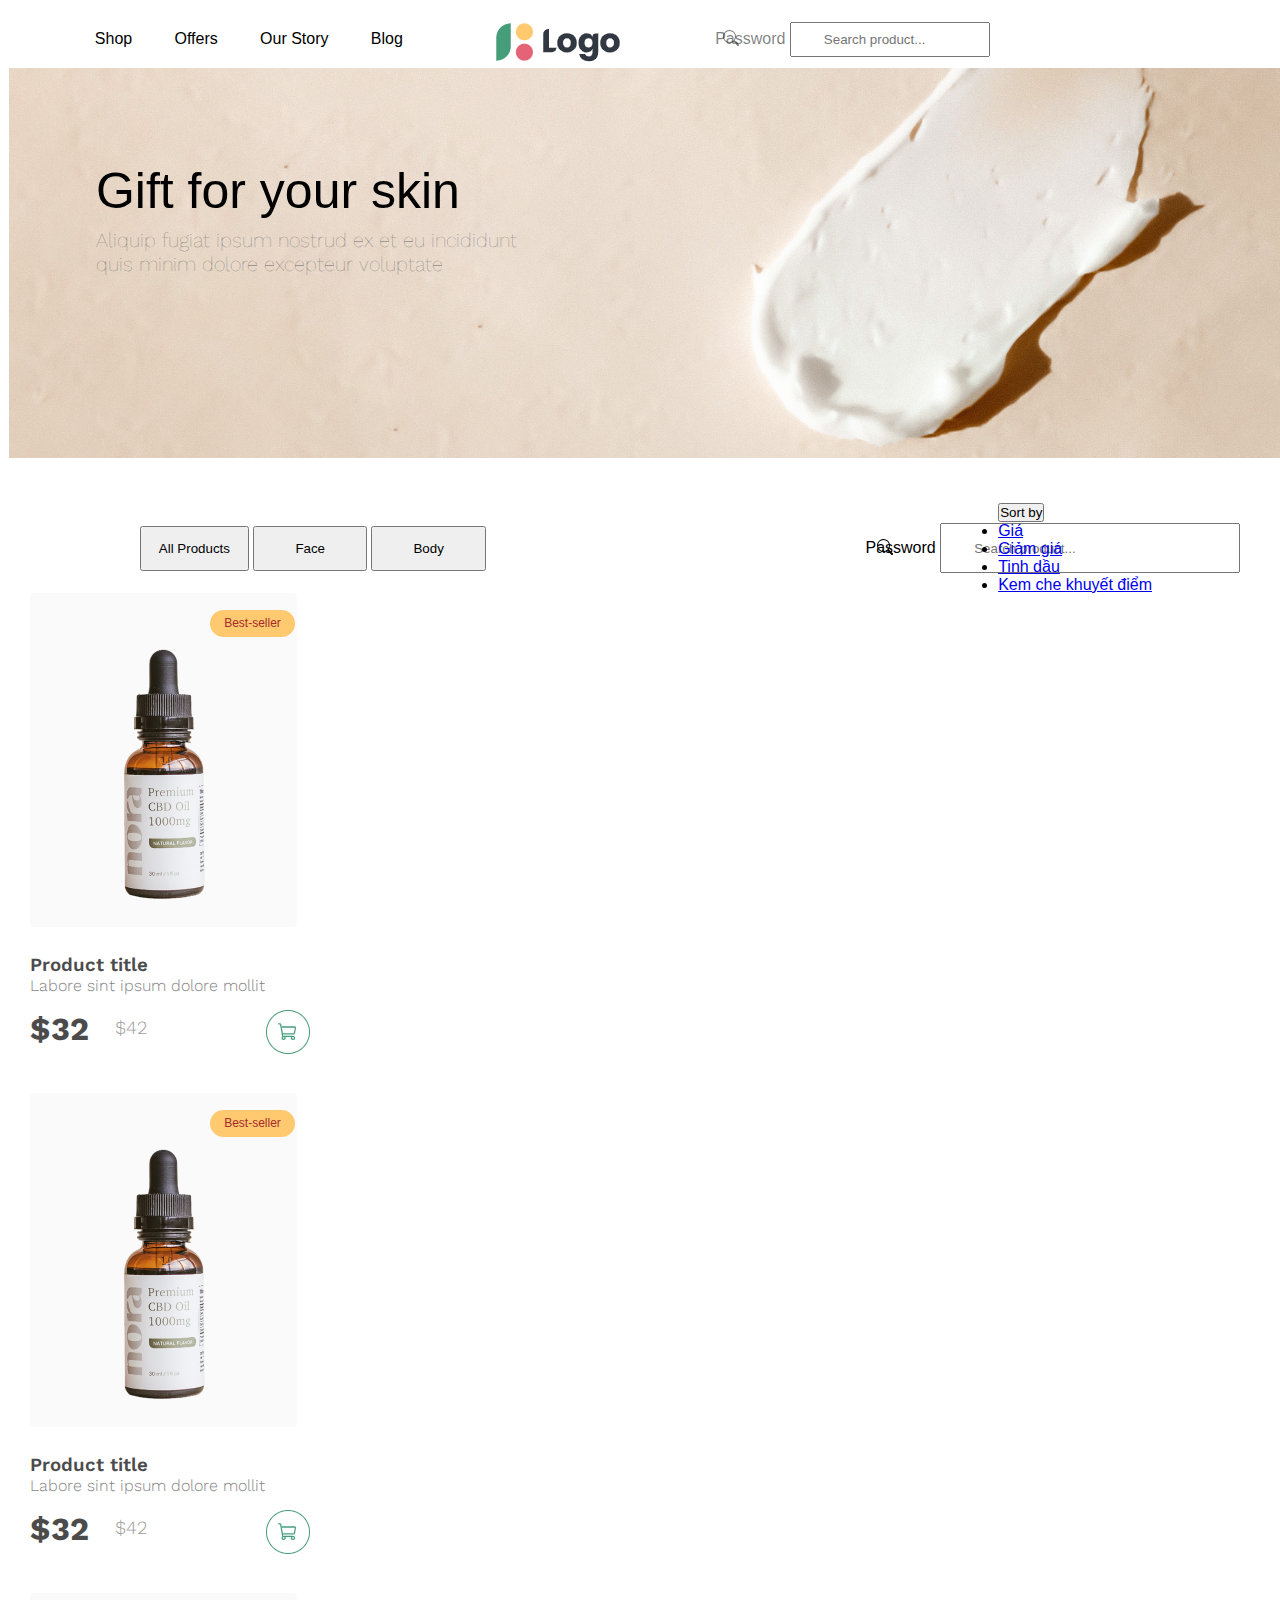
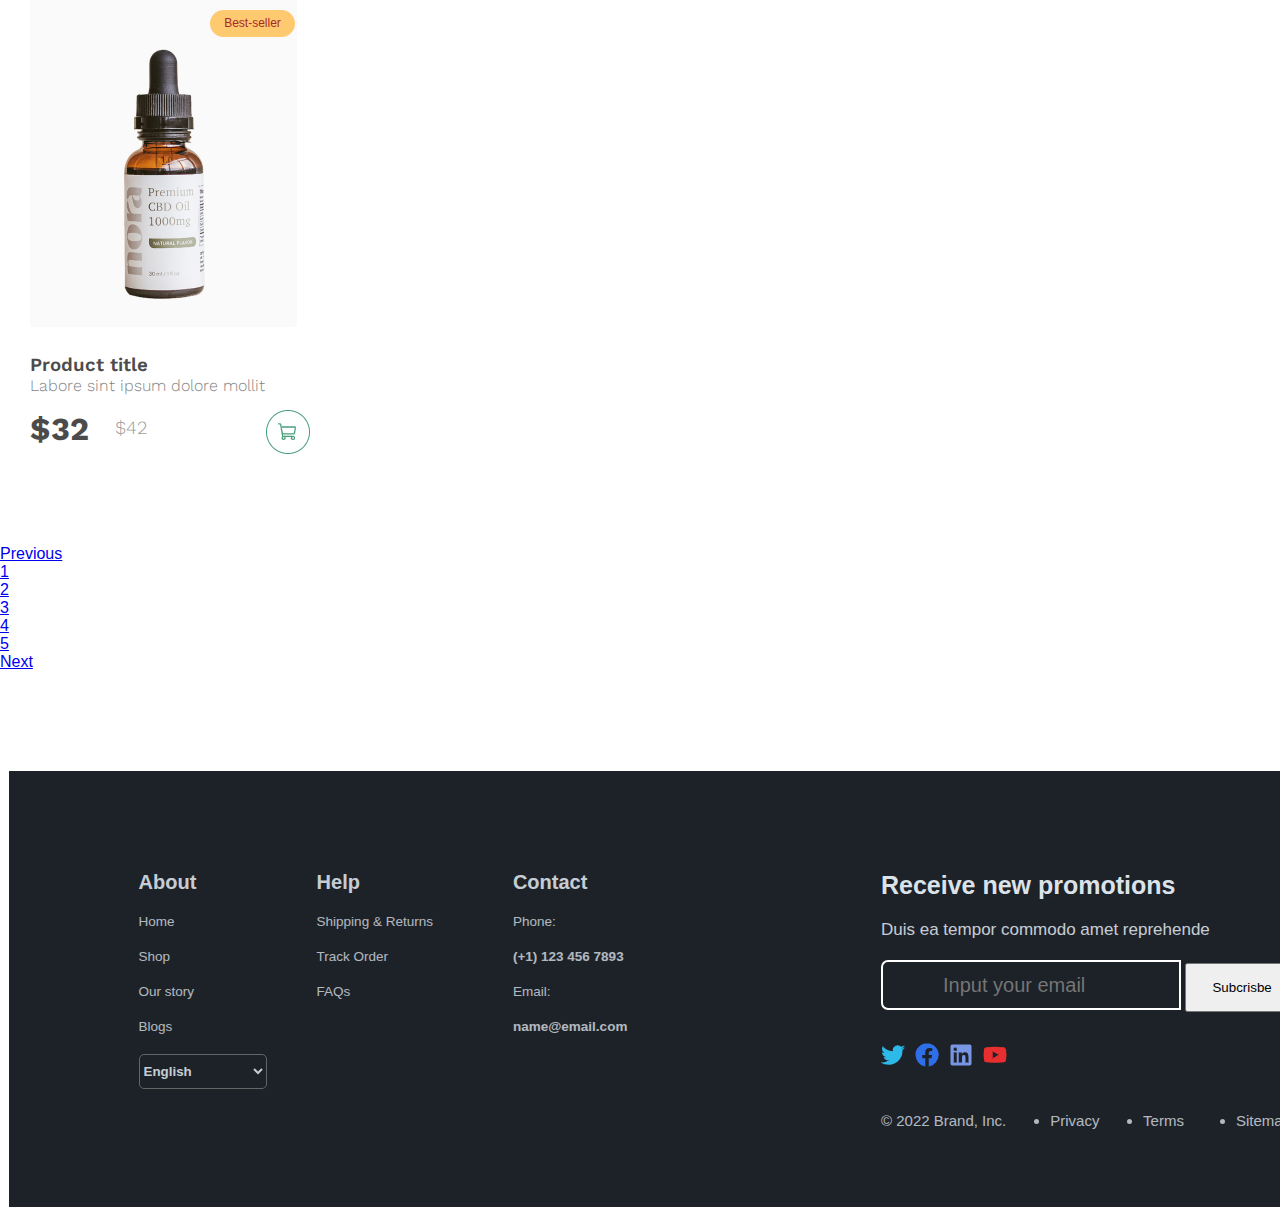
<file: index.html>
<!DOCTYPE html>
<html lang="en">

<head>
    <meta charset="UTF-8">
    <meta http-equiv="X-UA-Compatible" content="IE=edge">
    <meta name="viewport" content="width=device-width, initial-scale=1.0">
    <title>SKIN SCARE </title>
    <link rel="stylesheet" href="css\style.css">
    <link rel="preconnect" href="https://fonts.googleapis.com">
    <link rel="preconnect" href="https://fonts.gstatic.com" crossorigin>
    <link href="https://fonts.googleapis.com/css2?family=Work+Sans:wght@500&display=swap" rel="stylesheet">
    <link rel="stylesheet" href="https://cdnjs.cloudflare.com/ajax/libs/font-awesome/6.3.0/css/all.min.css"
        integrity="sha512-SzlrxWUlpfuzQ+pcUCosxcglQRNAq/DZjVsC0lE40xsADsfeQoEypE+enwcOiGjk/bSuGGKHEyjSoQ1zVisanQ=="
        crossorigin="anonymous" referrerpolicy="no-referrer" />
    <link href="https://cdn.jsdelivr.net/npm/bootstrap@5.1.3/dist/css/bootstrap.min.css" rel="stylesheet"
        integrity="sha384-1BmE4kWBq78iYhFldvKuhfTAU6auU8tT94WrHftjDbrCEXSU1oBoqyl2QvZ6jIW3" crossorigin="anonymous">


<body>
    <div id="menu-container">
        <div id="left">
            <div class="text-center text-danger display-7 mark text-uppercase font-weight-bolder">Shop
            </div>
            <div class="text-center text-danger display-7 mark text-uppercase font-weight-bolder">Offers
            </div>
            <div class="text-center text-danger display-7 mark text-uppercase font-weight-bold"> Our Story</div>
            <div class="text-center text-danger display-7 mark text-uppercase font-weight-bold">Blog</div>
        </div>


        <div id="center">
            <img src="img/logo.png" alt="">
        </div>
        <div id="right">
            <div class="rightitem">
                <!-- <input class="input1" type="text" name="search" placeholder="Search product...">
                <i class="fa-solid fa-magnifying-glass icon"></i> -->
                <div class="col-auto">
                    <label for="inputPassword2" class="visually-hidden">Password</label>
                    <input type="password" style="padding: 0 32px;" class="form-control" id="inputPassword2"
                        placeholder="Search product...">
                    <svg xmlns="http://www.w3.org/2000/svg" width="16" height="16" fill="currentColor"
                        class="bibi-search" viewBox="0 0 16 16">
                        <path
                            d="M11.742 10.344a6.5 6.5 0 1 0-1.397 1.398h-.001c.03.04.062.078.098.115l3.85 3.85a1 1 0 0 0 1.415-1.414l-3.85-3.85a1.007 1.007 0 0 0-.115-.1zM12 6.5a5.5 5.5 0 1 1-11 0 5.5 5.5 0 0 1 11 0z" />
                    </svg>
                </div>

            </div>
            <div class="icon-right">
                <i style="padding: 0 8px;" class="fa-regular fa-user icon-user"></i>
                <i style="padding: 0 8px;" class="fa-solid fa-cart-shopping icon-cart"></i>
            </div>




        </div>

    </div>
    <div id="menu2">

        <div class="text-banner">
            <p class=" fw-bold text-danger text-uppercase font-weight-bolder" style="font-size: 50px;">Gift for your
                skin</p>
            </h1>
            <h3 class="h3 text-success text-uppercase font-weight-bolder">Aliquip fugiat ipsum nostrud ex et eu
                incididunt
                <br>quis minim dolore excepteur voluptate
            </h3>
        </div>
    </div>
    </div>
    </div>
    <div id="menu-container2">

        <!-- <div class="left2">
            <div class="leftitem2">All Products</div>
            <div class="leftitem2">Face</div>
            <div class="leftitem2">Body</div>
        </div> -->

        <div class="btn-group" role="group" aria-label="Basic mixed styles example">
            <button type="button" class="btn btn-success btn-lg" style="padding: 13px 17px;">All Products</button>
            <button type="button" class="btn btn-outline-success btn-lg " style="padding: 13px 40px;">Face</button>
            <button type="button" class="btn btn-outline-success btn-lg" style="padding: 13px 40px;">Body</button>
        </div>



        <!-- <div class=" right2">
                <div class="rightitem2">
                    <input class="input2" type="text" name="search" placeholder="Search product...">
                </div>
                <i class="fa-solid fa-magnifying-glass icon2"></i>
        </div> -->
        <!--  <div class="rightitem3">Sort by</div>
        <i class="fa-solid fa-arrow-up-wide-short icon3"></i> -->
        <div class="col-auto2">
            <label for="inputPassword2" class="visually-hidden">Password</label>
            <input style="padding: 0 32px;" type="password" style="padding: 0 32px;" class="form-control"
                id="inputPassword2" placeholder="Search product...">
            <svg xmlns="http://www.w3.org/2000/svg" width="16" height="16" fill="currentColor" class="bibi-search-2"
                viewBox="0 0 16 16">
                <path
                    d="M11.742 10.344a6.5 6.5 0 1 0-1.397 1.398h-.001c.03.04.062.078.098.115l3.85 3.85a1 1 0 0 0 1.415-1.414l-3.85-3.85a1.007 1.007 0 0 0-.115-.1zM12 6.5a5.5 5.5 0 1 1-11 0 5.5 5.5 0 0 1 11 0z" />
            </svg>
        </div>
        <div class="dropdown">
            <button class="btn btn-warning btn-lg dropdown-toggle" type="button" id="dropdownMenuButton1"
                data-bs-toggle="dropdown" aria-expanded="false">
                Sort by
            </button>
            <ul class="dropdown-menu" aria-labelledby="dropdownMenuButton1">
                <li><a class="dropdown-item" href="#">Giá</a></li>
                <li><a class="dropdown-item" href="#">Giảm giá</a></li>
                <li><a class="dropdown-item" href="#">Tinh dầu</a></li>
                <li><a class="dropdown-item" href="#">Kem che khuyết điểm</a></li>
            </ul>
        </div>
    </div>
    </div>
    <div class="grid">
        <div class="g-col-4">
            <div class="card">
                <img src="img/tinhdau.png" alt="" class="card-image">
                <div class="card-content">
                    <h3 class="card-title">Product title</h3>
                    <h4 class="card-description">Labore sint ipsum dolore mollit</h4>
                </div>
                <div class="card-price">
                    <h1>$32</h1>
                    <h3>$42</h3>
                    <img src="img/cart1.png" alt="">
                    <h4>Best-seller</h4>
                </div>
            </div>
        </div>
        <div class="g-col-4">
            <div class="card">
                <img src="img/tinhdau.png" alt="" class="card-image">
                <div class="card-content">
                    <h3 class="card-title">Product title</h3>
                    <h4 class="card-description">Labore sint ipsum dolore mollit</h4>
                </div>
                <div class="card-price">
                    <h1>$32</h1>
                    <h3>$42</h3>
                    <img src="img/cart1.png" alt="">
                    <h4>Best-seller</h4>
                </div>
            </div>
        </div>
        <div class="g-col-4">
            <div class="card">
                <img src="img/tinhdau.png" alt="" class="card-image">
                <div class="card-content">
                    <h3 class="card-title">Product title</h3>
                    <h4 class="card-description">Labore sint ipsum dolore mollit</h4>
                </div>
                <div class="card-price">
                    <h1>$32</h1>
                    <h3>$42</h3>
                    <img src="img/cart1.png" alt="">
                    <h4>Best-seller</h4>
                </div>
            </div>
        </div>
    </div>

    <!-- <div class="cards">

        <div class="card">
            <img src="img/tinhdau.png" alt="" class="card-image">
            <div class="card-content">
                <h3 class="card-title">Product title</h3>
                <h4 class="card-description">Labore sint ipsum dolore mollit</h4>
            </div>
            <div class="card-price">
                <h1>$32</h1>
                <h3>$42</h3>
                <img src="img/cart1.png" alt="">
                <h4>Best-seller</h4>
            </div>
        </div>
        <div class="card">
            <img src="img/kemtrang.png" alt="" class="card-image">
            <div class="card-content">
                <h3 class="card-title">Product title</h3>
                <h4 class="card-description">Labore sint ipsum dolore mollit</h4>
            </div>
            <div class="card-price">
                <h1>$22</h1>
                <h3>$28</h3>
                <img src="img/cart1.png" alt="">
                <h4>Best-seller</h4>
            </div>
        </div>
        <div class="card">
            <img src="img/tinhdau_hong.png" alt="" class="card-image">
            <div class="card-content">
                <h3 class="card-title">Product title</h3>
                <h4 class="card-description">Labore sint ipsum dolore mollit</h4>
            </div>
            <div class="card-price">
                <h1>$18</h1>
                <h3>$26</h3>
                <img src="img/cart1.png" alt="">
                <h4>Best-seller</h4>
            </div>
        </div>
        <div class="card">
            <img src="img/kem_trang.png" alt="" class="card-image">
            <div class="card-content">
                <h3 class="card-title">Product title</h3>
                <h4 class="card-description">Labore sint ipsum dolore mollit</h4>
            </div>
            <div class="card-price">
                <h1>$48</h1>
                <h3>$56</h3>
                <img src="img/cart1.png" alt="">
                <h4>Best-seller</h4>
            </div>
        </div>
    </div>
    <div class="cards">
        <div class="card">
            <img src="img/kem_hong.png" alt="" class="card-image">
            <div class="card-content">
                <h3 class="card-title">Product title</h3>
                <h4 class="card-description">Labore sint ipsum dolore mollit</h4>
            </div>
            <div class="card-price">
                <h1>$31</h1>
                <h3></h3>
                <img src="img/cart1.png" alt="">
            </div>
        </div>
        <div class="card">
            <img src="img/hop _hong.png" alt="" class="card-image">
            <div class="card-content">
                <h3 class="card-title">Product title</h3>
                <h4 class="card-description">Labore sint ipsum dolore mollit</h4>
            </div>
            <div class="card-price">
                <h1>$40</h1>
                <h3>$48</h3>
                <img src="img/cart1.png" alt="">
                <h4 id="h4-new">New</h4>
            </div>
        </div>
        <div class="card">
            <img src="img/kem_hong2.png" alt="" class="card-image">
            <div class="card-content">
                <h3 class="card-title">Product title</h3>
                <h4 class="card-description">Labore sint ipsum dolore mollit</h4>
            </div>
            <div class="card-price">
                <h1>$26</h1>
                <h3></h3>
                <img src="img/cart1.png" alt="">
            </div>
        </div>
        <div class="card">
            <img src="img/phan_hong.png" alt="" class="card-image">
            <div class="card-content">
                <h3 class="card-title">Product title</h3>
                <h4 class="card-description">Labore sint ipsum dolore mollit</h4>
            </div>
            <div class="card-price">
                <h1>$18</h1>
                <h3></h3>
                <img src="img/cart1.png" alt="">
            </div>
        </div>
    </div>
    <div class="cards">
        <div class="card">
            <img src="img/tinhdau_tron.png" alt="" class="card-image">
            <div class="card-content">
                <h3 class="card-title">Product title</h3>
                <h4 class="card-description">Labore sint ipsum dolore mollit</h4>
            </div>
            <div class="card-price">
                <h1>$52</h1>
                <h3></h3>
                <img src="img/cart1.png" alt="">
                <h4 id="h4-new">New</h4>
            </div>
        </div>
        <div class="card">
            <img src="img/kem_tim.png" alt="" class="card-image">
            <div class="card-content">
                <h3 class="card-title">Product title</h3>
                <h4 class="card-description">Labore sint ipsum dolore mollit</h4>
            </div>
            <div class="card-price">
                <h1>$47</h1>
                <h3>$42</h3>
                <img src="img/cart1.png" alt="">
            </div>
        </div>
        <div class="card">
            <img src="img/kem_tim3.png" alt="" class="card-image">
            <div class="card-content">
                <h3 class="card-title">Product title</h3>
                <h4 class="card-description">Labore sint ipsum dolore mollit</h4>
            </div>
            <div class="card-price">
                <h1>$44</h1>
                <h3></h3>
                <img src="img/cart1.png" alt="">
            </div>
        </div>
        <div class="card">
            <img src="img/tinh_dau_tim.png" alt="" class="card-image">
            <div class="card-content">
                <h3 class="card-title">Product title</h3>
                <h4 class="card-description">Labore sint ipsum dolore mollit</h4>
            </div>
            <div class="card-price">
                <h1>$32</h1>
                <h3>$42</h3>
                <img src="img/cart1.png" alt="">
                <h4 id="h4-new">New</h4>
            </div>
        </div>
    </div> -->

    <!-- <div class="div-page">
        <div class="div-page-center-1">
            <img src="img/previous.png" alt="">
        </div>
        <div class="div-page-center">1</div>
        <div class="div-page-center">2</div>
        <div class="div-page-center">3</div>
        <div class="div-page-center">4</div>
        <div class="div-page-center-1">
            <img src="img/next_to.png" alt="">
        </div>
    </div> -->
    <br><br><br><br>
    <nav aria-label="...">
        <ul class="pagination">
            <li class="page-item disabled">
                <a class="page-link" href="#" tabindex="-1" aria-disabled="true">Previous</a>
            </li>
            <li class="page-item"><a class="page-link" href="#">1</a></li>
            <li class="page-item active" aria-current="page">
                <a class="page-link" href="#">2</a>
            </li>
            <li class="page-item"><a class="page-link" href="#">3</a></li>
            <li class="page-item"><a class="page-link" href="#">4</a></li>
            <li class="page-item"><a class="page-link" href="#">5</a></li>
            <li class="page-item">
                <a class="page-link" href="#">Next</a>
            </li>
        </ul>
    </nav>
    <footer class="footer">
        <div class="footer-left font-weight-bolder text-light">
            <div class="col1">
                <h2 class="text-danger">About</h2>
                <a font-weight-bolder href="">Home</a>
                <a href="">Shop</a>
                <a href="">Our story</a>
                <a href="">Blogs</a>
                <select name="language" id="language-selected">
                    <option value="english">English</option>
                    <option value="english">Vietnamese</option>
                    <option value="english">Spanish</option>
                    <option value="english">Portuguese</option>
                    <option value="english">Japanese</option>
                    <option value="english">Korean</option>
                </select>
            </div>
            <div class="col2">
                <h2 class="text-info">Help</h2>
                <a href="">Shipping & Returns</a>
                <a href="">Track Order</a>
                <a href="">FAQs</a>
            </div>
            <div class="col3">
                <h2 class="text-warning">Contact</h2>
                <a class="mark text-danger text-uppercase font-weight-bold" href="">Phone: </a>
                <a href="">(+1) 123 456 7893</a>
                <a href="">Email: </a>
                <a href="">name@email.com</a>
            </div>
        </div>
        <div class="footer-right">
            <div class="col4">
                <h2 class="text-warning">Receive new promotions</h2>
                <h4>Duis ea tempor commodo amet reprehende</h4>
                <input type="text" class="text-footer" placeholder="Input your email">
                <i class="fa-regular fa-envelope icon-email"></i>
                <!-- <div class="btn-sub">
                    <span>Subcrisbe</span>
                </div> -->
                <button style="padding: 15px 25px;" type="button" class="btn btn-success">Subcrisbe</button>
                <div class="social">
                    <img src="img/Twitter 1.png" alt="">
                    <img src="img/Facebook 1.png" alt="">
                    <img src="img/LinkedIn 1.png" alt="">
                    <img src="img/YouTube 1.png" alt="">
                </div>
                <div class="overight">
                    <p>© 2022 Brand, Inc.</p>
                    <ul>
                        <li>Privacy</li>
                    </ul>
                    <ul>
                        <li>Terms</li>
                    </ul>
                    <ul>
                        <li>Sitemap</li>
                    </ul>
                </div>
            </div>
        </div>
    </footer>
</body>
<script src="https://cdn.jsdelivr.net/npm/bootstrap@5.1.3/dist/js/bootstrap.bundle.min.js"></script>

</html>
</file>
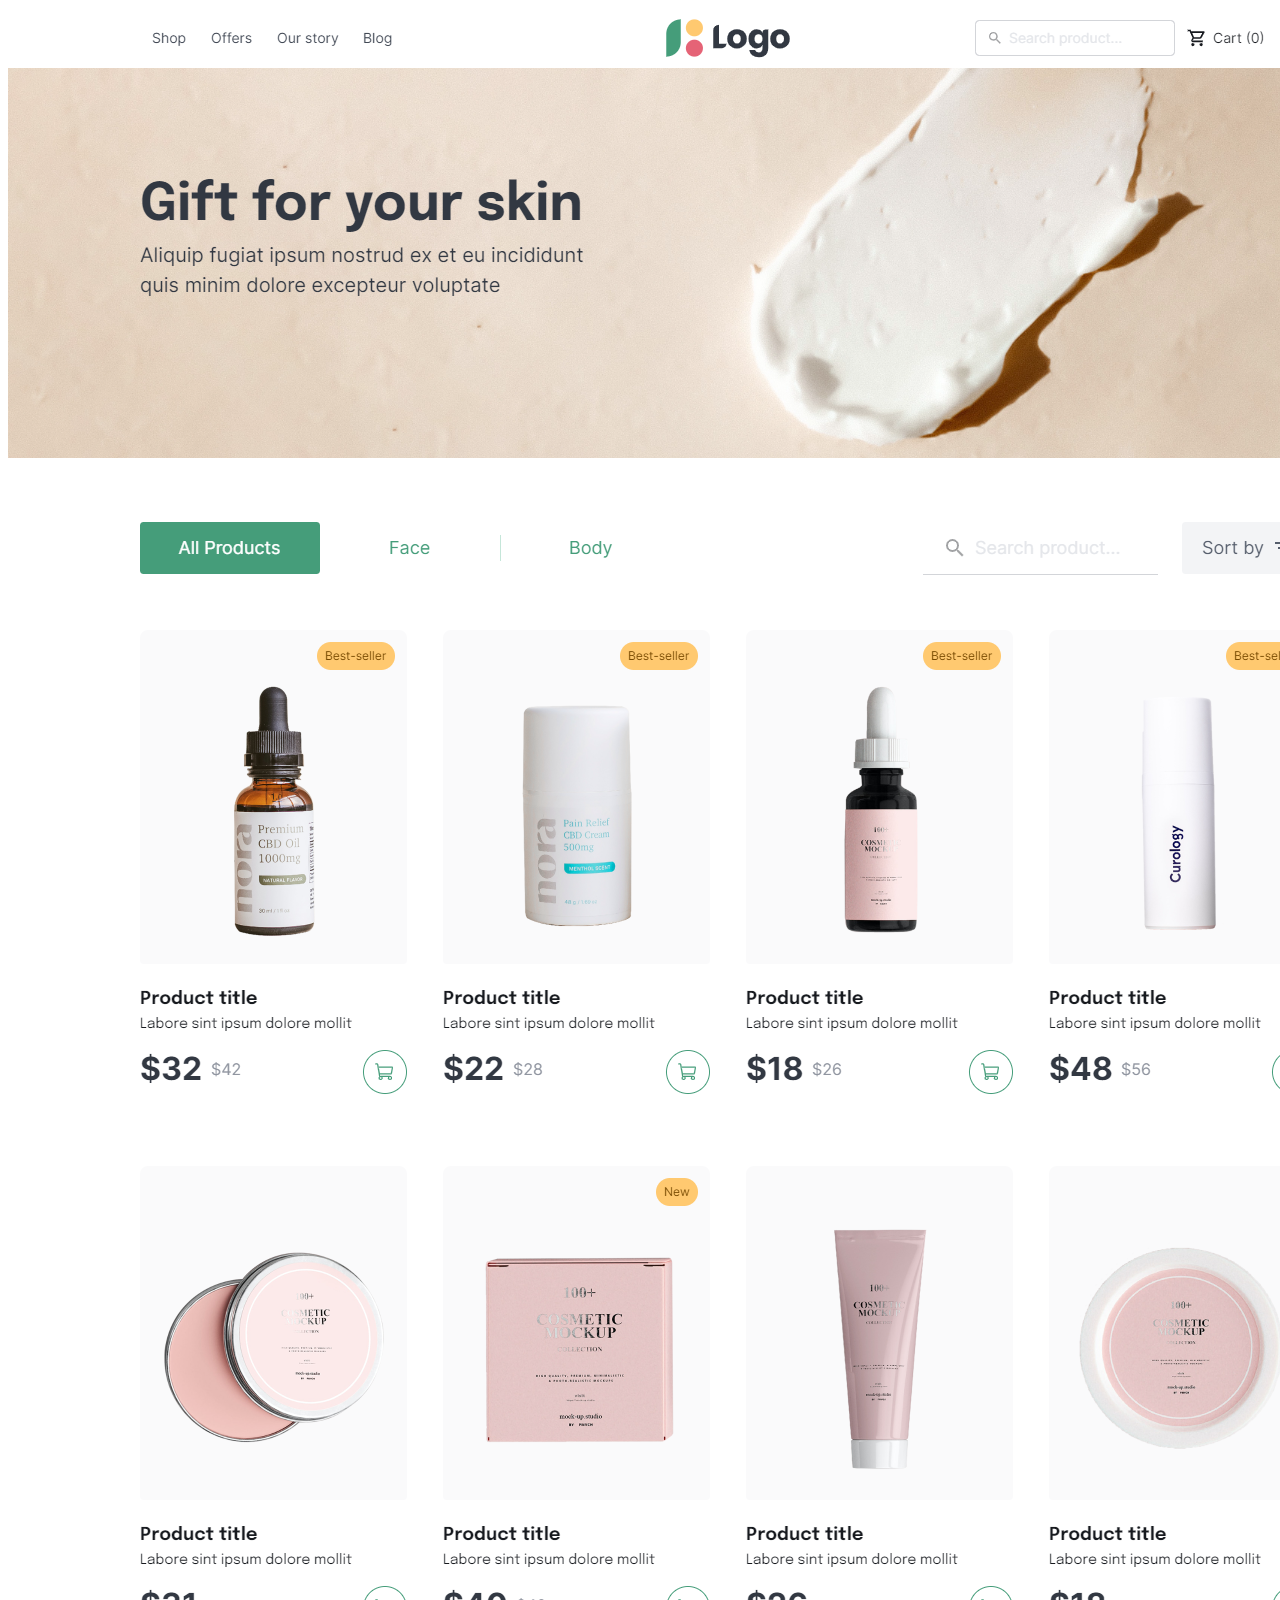
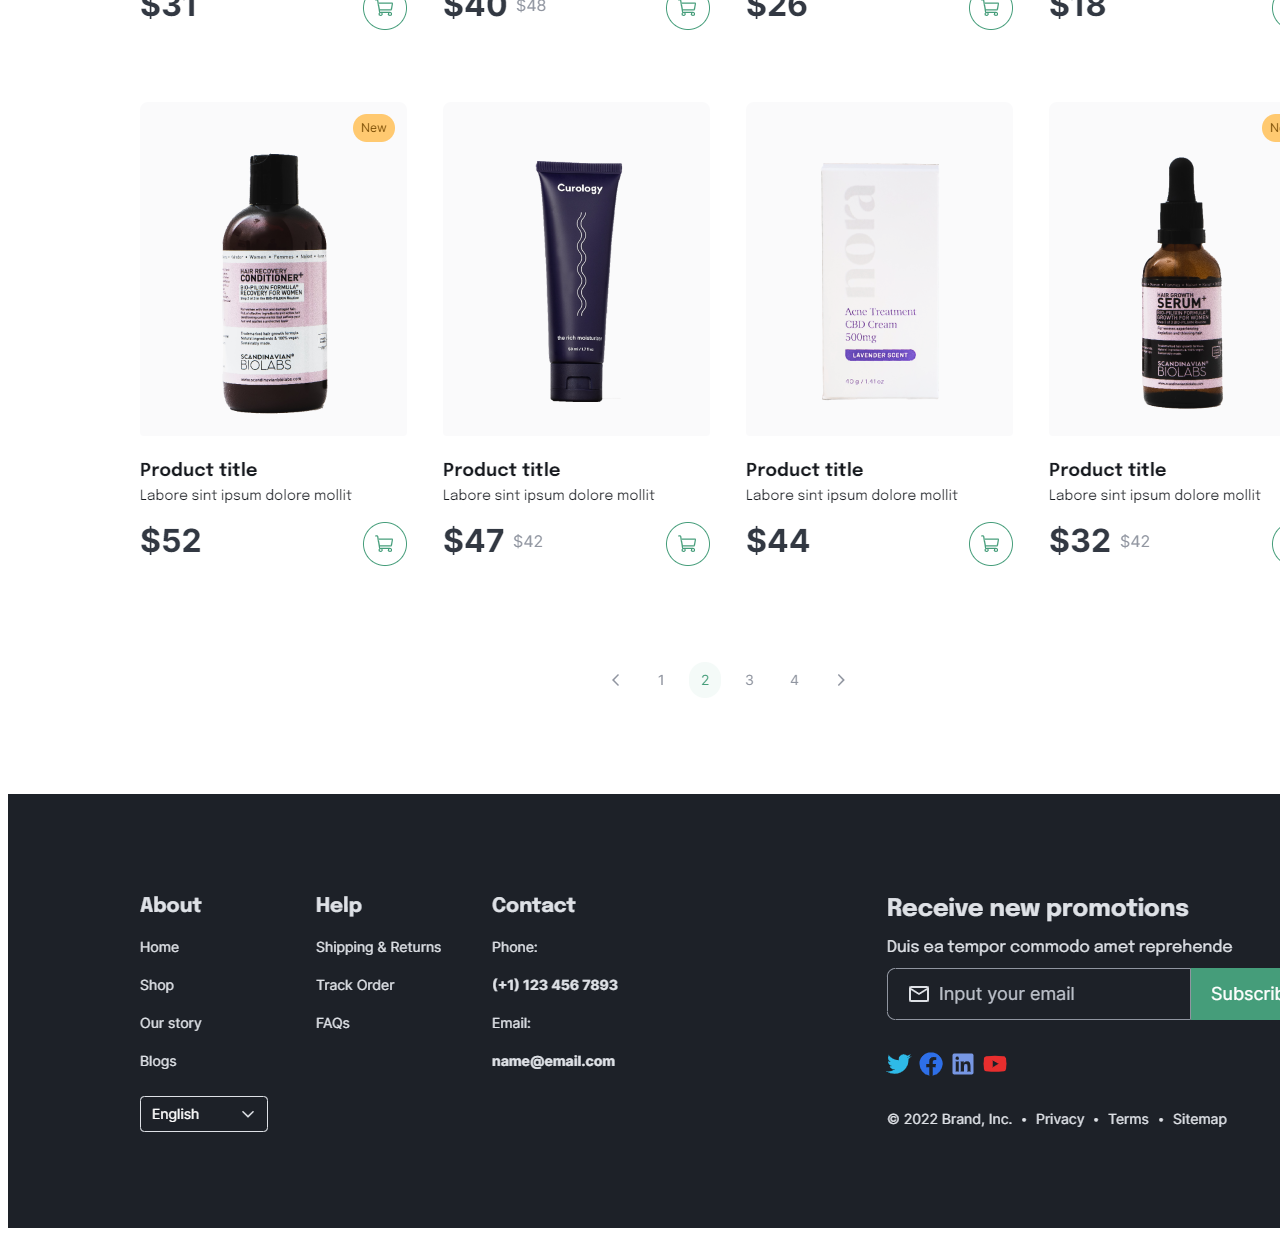
<file: indexb.html>
<!DOCTYPE html>
<html lang="en">

<head>
    <meta charset="UTF-8">
    <meta http-equiv="X-UA-Compatible" content="IE=edge">
    <meta name="viewport" content="width=device-width, initial-scale=1.0">
    <title>Document</title>
</head>

<body>
    <img src="img/a_product_listing.png" alt="">
</body>

</html>
</file>
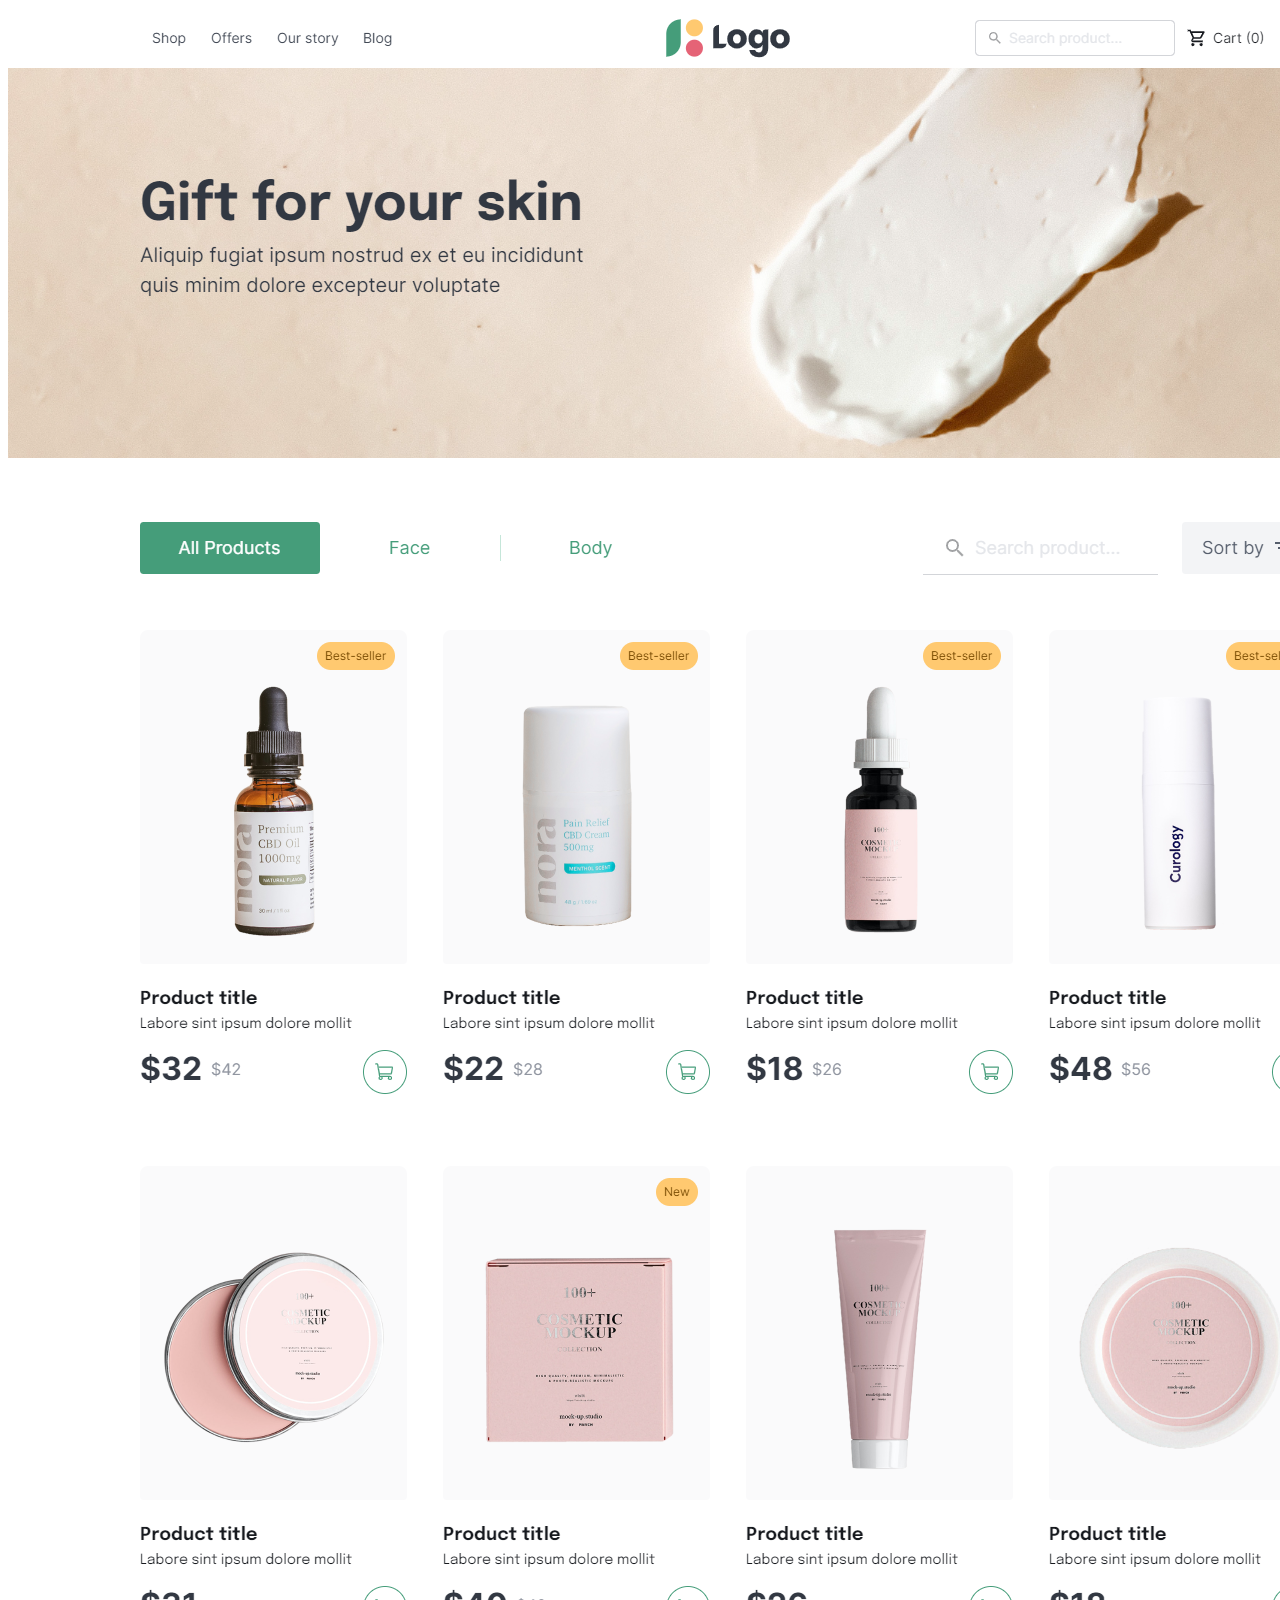
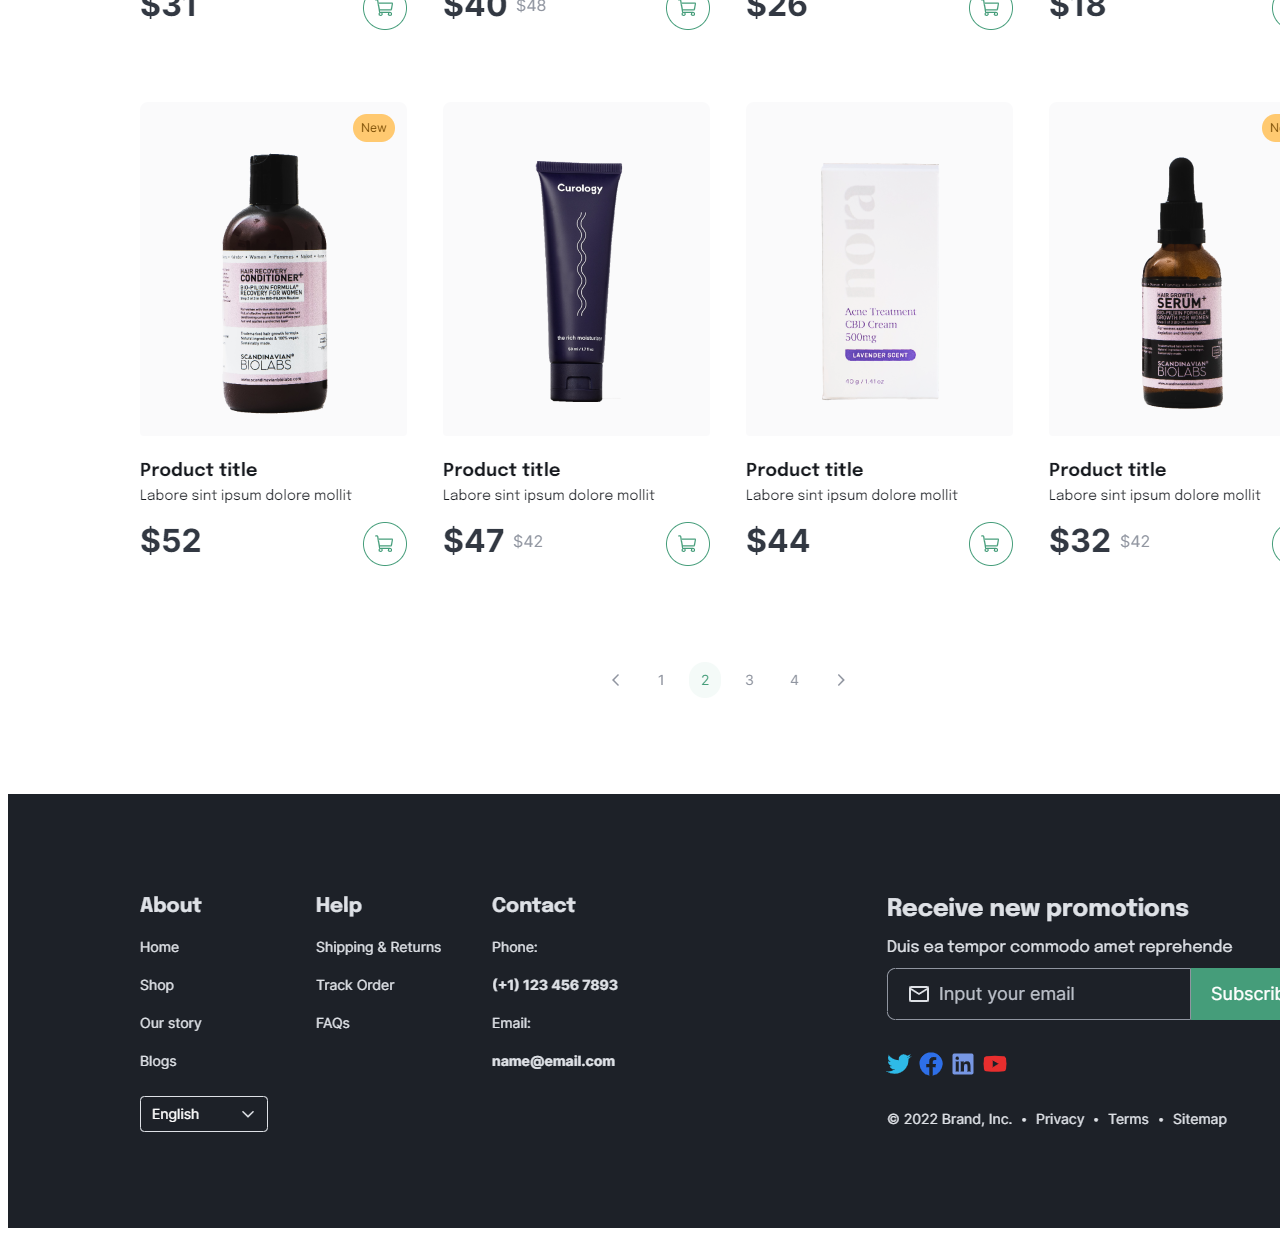
<file: measure.html>
<!DOCTYPE html>
<html lang="en">

<head>
    <meta charset="UTF-8">
    <meta http-equiv="X-UA-Compatible" content="IE=edge">
    <meta name="viewport" content="width=device-width, initial-scale=1.0">
    <title>Document1</title>
</head>

<body>
    <div><img src="img/a_product_listing.png" alt=""></div>
</body>

</html>
</file>
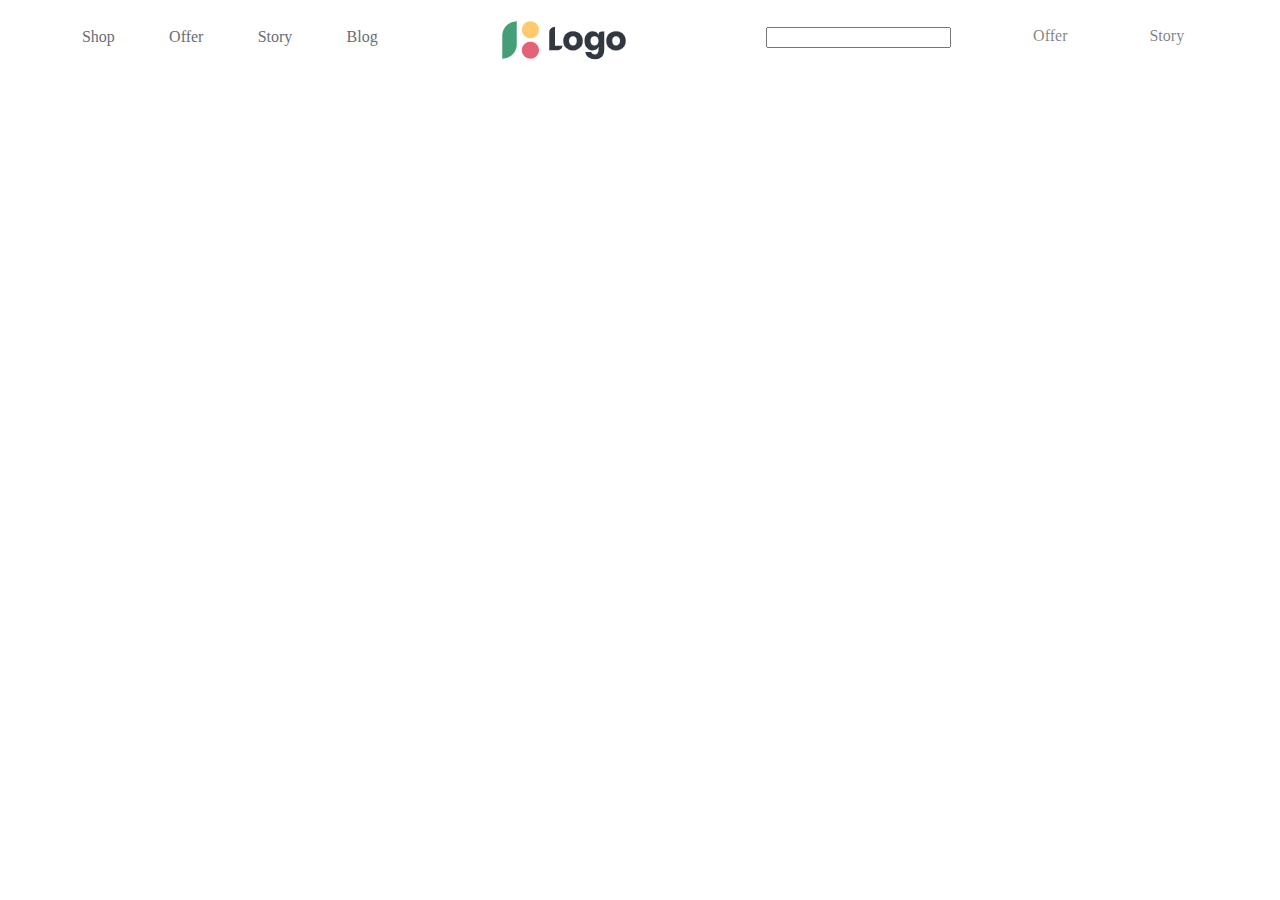
<file: img/indexa.html>
<!DOCTYPE html>
<html lang="en">

<head>
    <meta charset="UTF-8">
    <meta http-equiv="X-UA-Compatible" content="IE=edge">
    <meta name="viewport" content="width=device-width, initial-scale=1.0">
    <title>Document</title>
</head>
<style>
    #menu-container {
        display: flex;
        justify-content: space-around;
        align-items: center;
    }
    
    #left {
        display: flex;
        width: 350px;
        justify-content: space-around;
    }
    
    #right {
        display: flex;
        width: 500px;
        justify-content: space-around;
    }
    
    #center {
        margin-top: 10px;
    }
    
    .leftitem {
        color: #686E77;
    }
    
    .rightitem {
        color: rgba(0, 0, 0, 0.5);
    }
</style>


<body>
    <div id="menu-container">
        <div id="left">
            <div class="leftitem">Shop</div>
            <div class="leftitem">Offer</div>
            <div class="leftitem">Story</div>
            <div class="leftitem">Blog</div>
        </div>
        <div id="center">
            <img src="logo.png" alt="">
        </div>
        <div id="right">
            <div class="rightitem">
                <input type="text">
            </div>
            <div class="rightitem">Offer</div>
            <div class="rightitem">Story</div>

        </div>

    </div>

</body>

</html>
</file>
